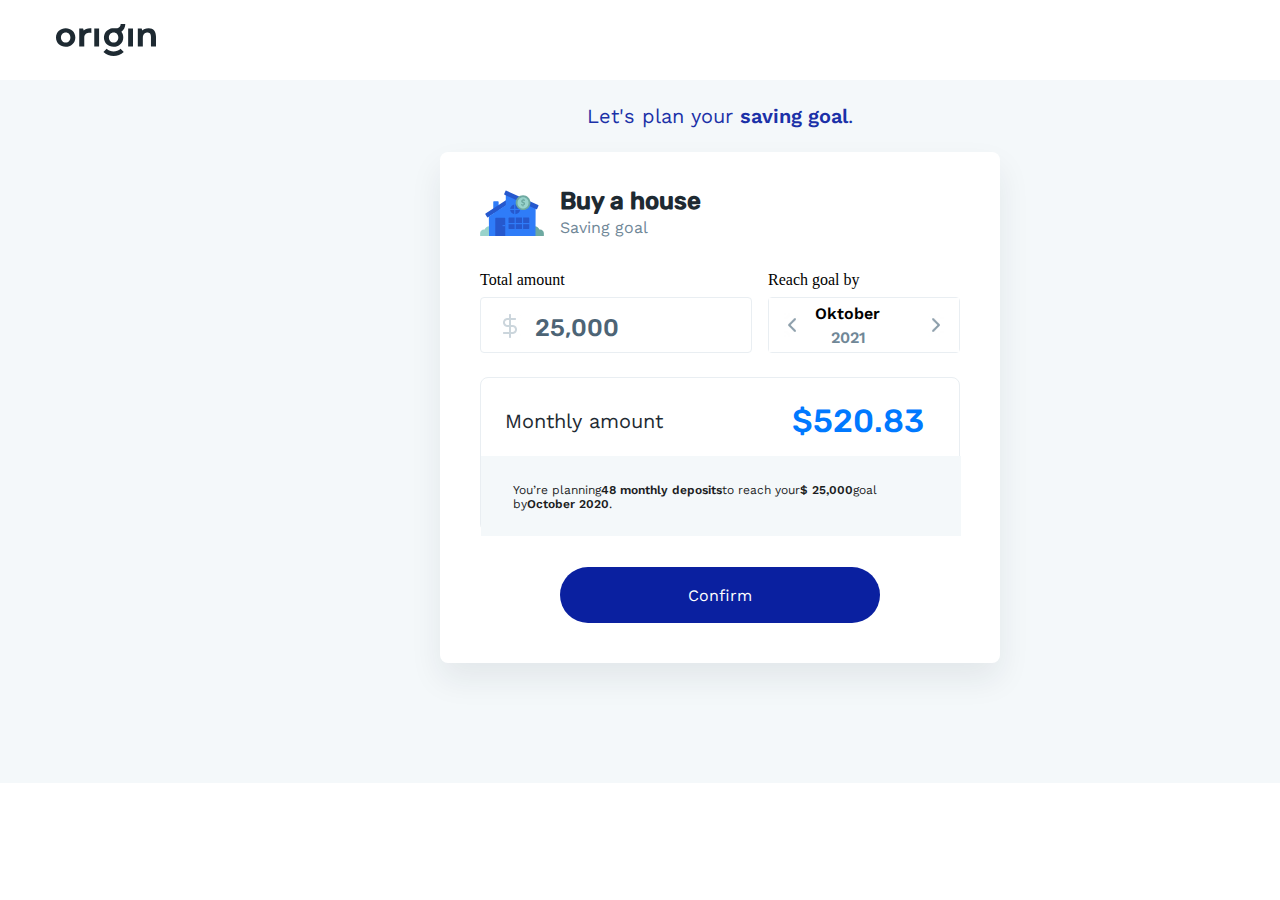
<file: index.html>
<!DOCTYPE html>
<html lang="en">

<head>
    <meta charset="UTF-8" />
    <meta name="viewport" content="width=device-width, initial-scale=1.0">
    <meta name="description" content="" />
    <title>Buy a house</title>
<link rel="apple-touch-icon" sizes="180x180" href="img/favicon/apple-touch-icon.png">
<link rel="icon" type="image/png" sizes="32x32" href="img/favicon/favicon-32x32.png">
<link rel="icon" type="image/png" sizes="16x16" href="img/favicon/favicon-16x16.png">
<link rel="manifest" href="img/favicon/site.webmanifest">
<link rel="mask-icon" href="img/favicon/safari-pinned-tab.svg" color="#5bbad5">
<link rel="shortcut icon" href="img/favicon/favicon.ico">
<meta name="msapplication-TileColor" content="#da532c">
<meta name="msapplication-config" content="img/favicon/browserconfig.xml">
<meta name="theme-color" content="#ffffff">


    <link rel="stylesheet" href="./css/style_j.css" />
</head>
    <body>
        <div>
            <!-- Header start -->

            <header>
                <div class="header_logo">
                    <a href="/" class="header_logo-link">
                        <img src="./img/svg/logoOrigin.svg" alt="Origin" class="header_logo-pic" />
                    </a>
                </div>
            </header>
            <!-- Header end -->

        <!-- Main start -->
        
        <main class="gray_background">
            <div class="title">
                <h1>
                    Let's plan your <span class="bold">saving goal</span>.
                </h1>
            </div>
        
            <div class="card">
        
                <heder class="house">
                    <img src="./img/svg/Icon.svg" alt="house" class="house_pic">
                    <div class="buy_saving">
                        <h2 class="buy">
                            <span class="bold">Buy a house</span>
                        </h2>
                        <span class="saving">
                            Saving goal
                        </span>
                    </div>
                </heder>
        
                <div id="imputs">
                    <div class="tot_everyt">
                        <div class="total">
                            Total amount
                        </div>
        
                        <div class="everything">
                            <img src="./img/pictchure_1.jpg" alt="s_dollar" class="pictchure_1">
                            <p class="in_total">
                                25,000
                            </p>
                        </div>
                    </div>
                    <div class="reach_date">
                        <div class="reach">
                            Reach goal by
                        </div>
                        <div class="date">
                            <img src="./img/pictchure_2.jpg" alt="beg" class="pictchure_2">
                            <div class="mon">
                                <p class="bold">
                                    Oktober <br>
                                    <span class="year">
                                        2021
                                    </span>
                                </p>
                            </div>
                            <img src="./img/pictchure_3.jpg" alt="end" class="pictchure_3">
                        </div>
                    </div>
                </div>
        
                <div class="calculation">
                    <div class="m_a">
                        <p class="mountly_text">
                            Monthly amount
                        </p>
                        <div class="amount">
                            $520.83
                        </div>
                    </div>
                    <div class="planning">
                        <p class="youre">
                           You’re planning<span class="bold">48 monthly deposits</span>to reach your<span class="bold">$ 25,000</span>goal by<span class="bold mont">October 2020</span>.
                        </p>
                    </div>
                </div>
                <div id="buton">
                    <input type="submit" name="submint" value="Confirm" />
                </div>
            </div>
        
        
        
        </main>
        
        <!-- Main end -->
        </div>
    </body>
</html>
</file>
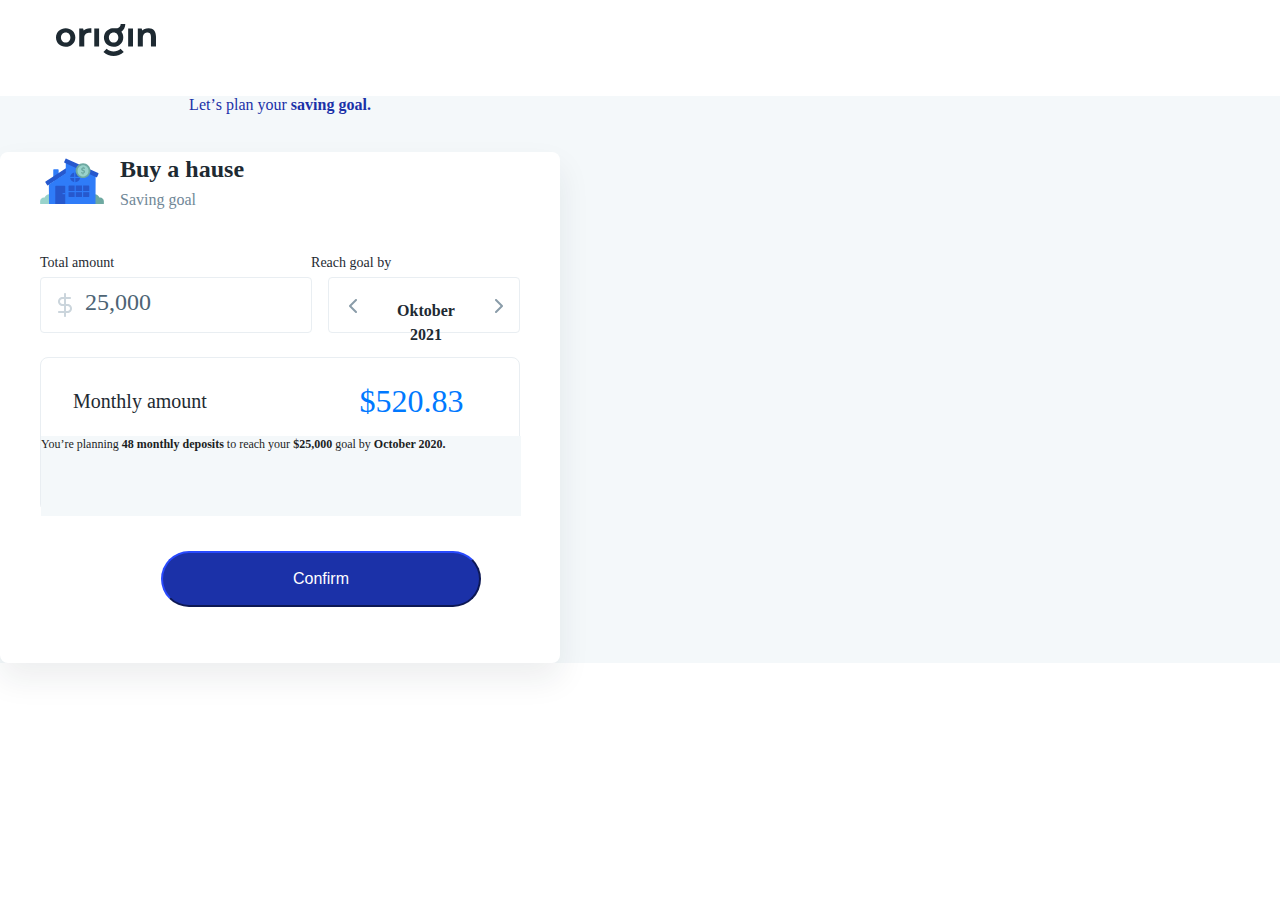
<file: ksn66n/index.html>
<!DOCTYPE html>
<html lang="en">
  <head>
    <meta charset="UTF-8" />
    <meta name="viewport" content="width=device-width, initial-scale=1.0" />
    <meta http-equiv="X-UA-Compatible" content="ie=edge" />
    <title>Document</title>
    <link rel="stylesheet" href="index.css"/ >
  </head>
  <body>
    <header class="white-background main-header"></header>
    <div class="logotip">
      <img class="picture_1" src="./IMG/logoOrigin.svg" alt="!!!!!!" />
    </div>

    <!-- Main start -->
    <main class="gray-background">
      <p class="plan">Letʼs plan your <b>saving goal.</b></p>
      <div class="card">
        <header class="house">
          <img class="picture_2" src="./IMG/Icon.svg" alt="а_т" />

          <div>
            <h2 class="buy">Buy a hause</h2>
            <span class="saving">Saving goal</span>
          </div>
        </header>

        <div id="Imputs">
          <div class="tot-rech">
            <div class="total">Total amount</div>
            <div class="reach">Reach goal by</div>
          </div>

          <div class="inputs-container">
            <div class="everything">
              <img class="picture_3" src="./IMG/dollar-sign.svg" alt="а_т" />
              <p class="in_total">25,000</p>
            </div>
            <div class="okt">
              <img class="picture_4" src="./IMG/left_5.svg" alt="а_т" />
              <p class="moon">Oktober<br />2021</p>
              <img class="picture_5" src="./IMG/right_6.svg" alt="а_т" />
            </div>
          </div>
        </div>

        <div id="calculation">
          <div class="m-s">
            <div class="monthly">Monthly amount</div>
            <div class="sum">$520.83</div>
          </div>
          <div class="container-planing">
            <div class="text_blok">
              You’re planning <b>48 monthly deposits</b> to reach your
              <b>$25,000</b> goal by <b>October 2020.</b>
            </div>
          </div>
          <div
        </div>
        <div id="inp_1">
          <input type="submit" name="submit" value="Confirm" />
        </div>
      </div>
    </main>
  </body>
</html>
</file>
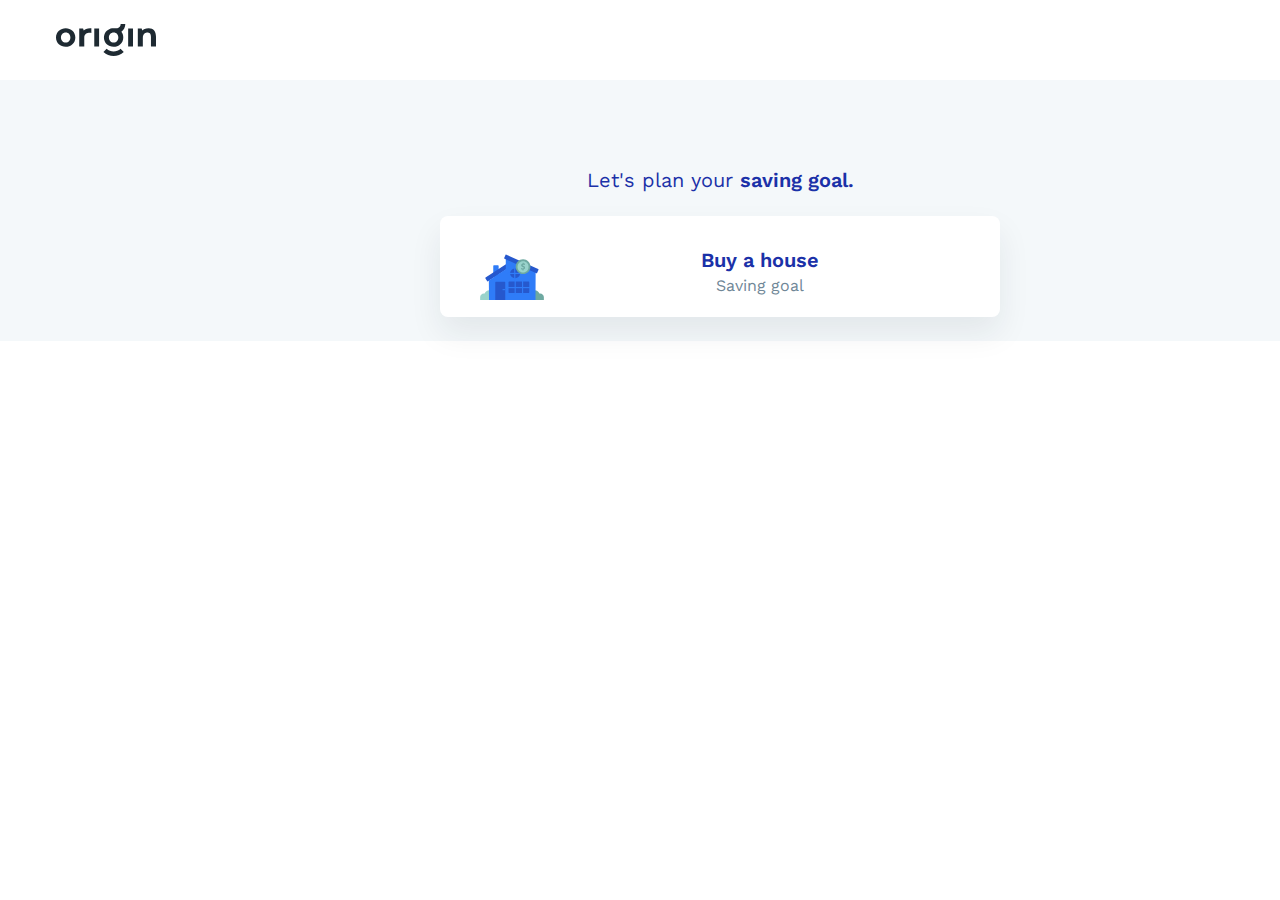
<file: Test_j_flex.html>
<!DOCTYPE html>
<html lang="en">

<head>
    <meta charset="UTF-8" />
    <meta name="viewport" content="width=device-width, initial-scale=1.0" />
    <meta http-equiv="X-UA-Compatible" content="ie=edge" />
    <title>Static Template</title>
    <link rel="stylesheet" href="./css/style_j_flex.css" />
</head>

<div>
    <!-- Header start -->

    <header>
        <div class="header_logo">
            <a href="/" class="header_logo-link">
                <img src="./img/svg/logoOrigin.svg" alt="Origin" class="header_logo-pic" />
            </a>
        </div>
    </header>
    <!-- Header end -->

    <!-- Main start -->

    <main class="gray_background">
        <div class="title">
            <h1>Let's plan your <span>saving goal.</span> </h1>
            <div class="card">
                <div class="house">
                    <a href="/" class="house_link" >
                        <img src="./img/svg/Icon.svg" alt="house" class="house_pic">
                    </a>
                </div> 
                <div class="buy_saving"
                    <div class="buy">
                    <h2> <span>Buy a house</span> </h2>
                    
                    <span class="saving">Saving goal</span>
                </div>

            </div>
        </div>
    </main>

    <!-- Main end -->
</div>

</html>
</file>
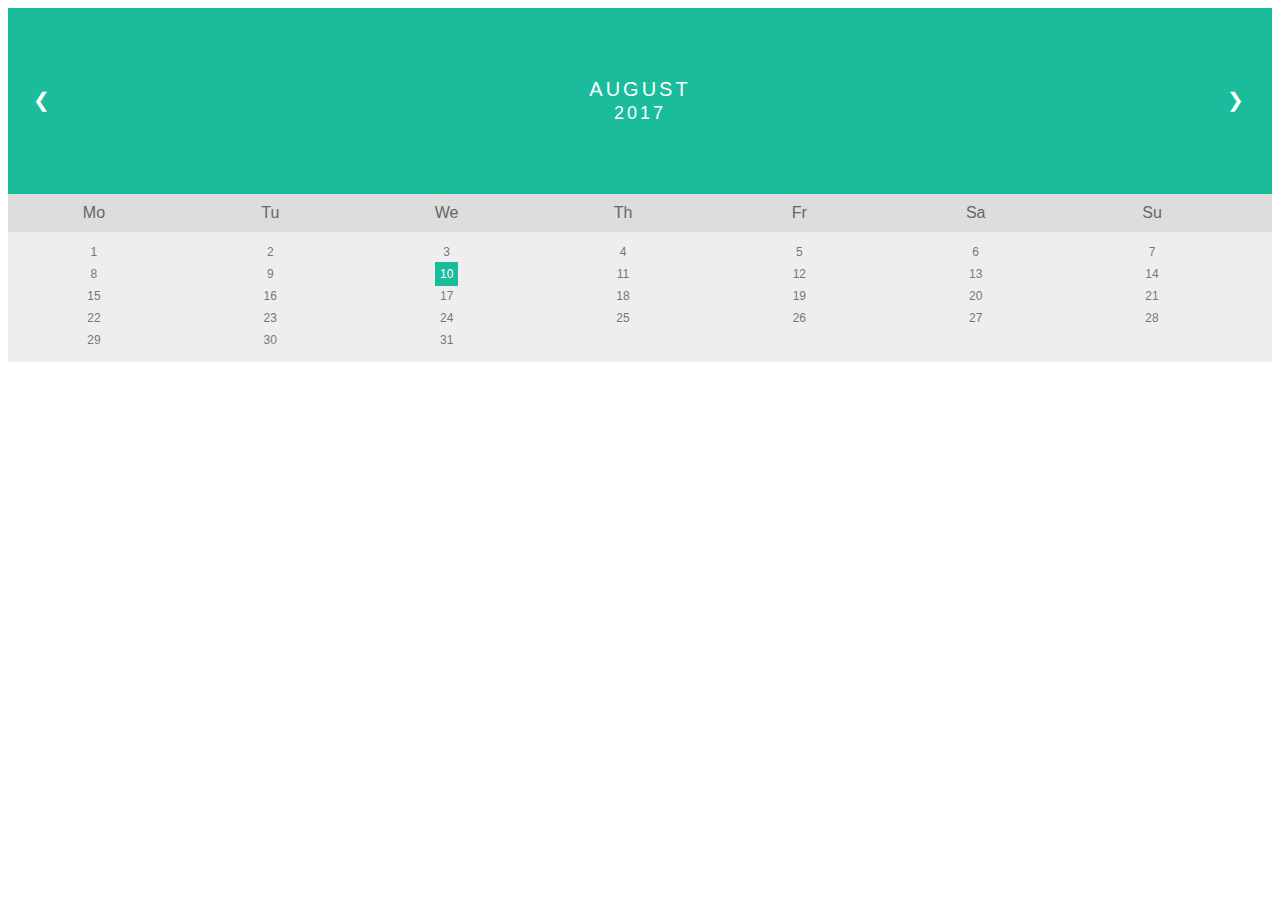
<file: exsport_figma_test/calendar.html>
<!DOCTYPE html>
<html lang="en">
  <head>
    <meta charset="UTF-8" />
    <meta name="viewport" content="width=device-width, initial-scale=1.0" />
    <meta http-equiv="X-UA-Compatible" content="ie=edge" />
    <title>Static Template</title>

<style>
   * {box-sizing: border-box;}
   ul {list-style-type: none;}
   body {font-family: Verdana, sans-serif;}
   
   .month {
       padding: 70px 25px;
       width: 100%;
       background: #1abc9c;
       text-align: center;
   }
   
   .month ul {
       margin: 0;
       padding: 0;
   }
   
   .month ul li {
       color: white;
       font-size: 20px;
       text-transform: uppercase;
       letter-spacing: 3px;
   }
   
   .month .prev {
       float: left;
       padding-top: 10px;
   }
   
   .month .next {
       float: right;
       padding-top: 10px;
   }
   
   .weekdays {
       margin: 0;
       padding: 10px 0;
       background-color: #ddd;
   }
   
   .weekdays li {
       display: inline-block;
       width: 13.6%;
       color: #666;
       text-align: center;
   }
   
   .days {
       padding: 10px 0;
       background: #eee;
       margin: 0;
   }
   
   .days li {
       list-style-type: none;
       display: inline-block;
       width: 13.6%;
       text-align: center;
       margin-bottom: 5px;
       font-size:12px;
       color: #777;
   }
   
   .days li .active {
       padding: 5px;
       background: #1abc9c;
       color: white !important
   }
   
   /* Add media queries for smaller screens */
   @media screen and (max-width:720px) {
       .weekdays li, .days li {width: 13.1%;}
   }
   
   @media screen and (max-width: 420px) {
       .weekdays li, .days li {width: 12.5%;}
       .days li .active {padding: 2px;}
   }
   
   @media screen and (max-width: 290px) {
       .weekdays li, .days li {width: 12.2%;}
   }
   </style>


  </head>
  
  <body>
  
      
   
      <div class="month">      
        <ul>
          <li class="prev">❮</li>
          <li class="next">❯</li>
          <li>
            August<br>
            <span style="font-size:18px">2017</span>
          </li>
        </ul>
      </div>
      
      <ul class="weekdays">
        <li>Mo</li>
        <li>Tu</li>
        <li>We</li>
        <li>Th</li>
        <li>Fr</li>
        <li>Sa</li>
        <li>Su</li>
      </ul>
      
      <ul class="days">  
        <li>1</li>
        <li>2</li>
        <li>3</li>
        <li>4</li>
        <li>5</li>
        <li>6</li>
        <li>7</li>
        <li>8</li>
        <li>9</li>
        <li><span class="active">10</span></li>
        <li>11</li>
        <li>12</li>
        <li>13</li>
        <li>14</li>
        <li>15</li>
        <li>16</li>
        <li>17</li>
        <li>18</li>
        <li>19</li>
        <li>20</li>
        <li>21</li>
        <li>22</li>
        <li>23</li>
        <li>24</li>
        <li>25</li>
        <li>26</li>
        <li>27</li>
        <li>28</li>
        <li>29</li>
        <li>30</li>
        <li>31</li>
      </ul>
  
    



  </body>
</html>
</file>
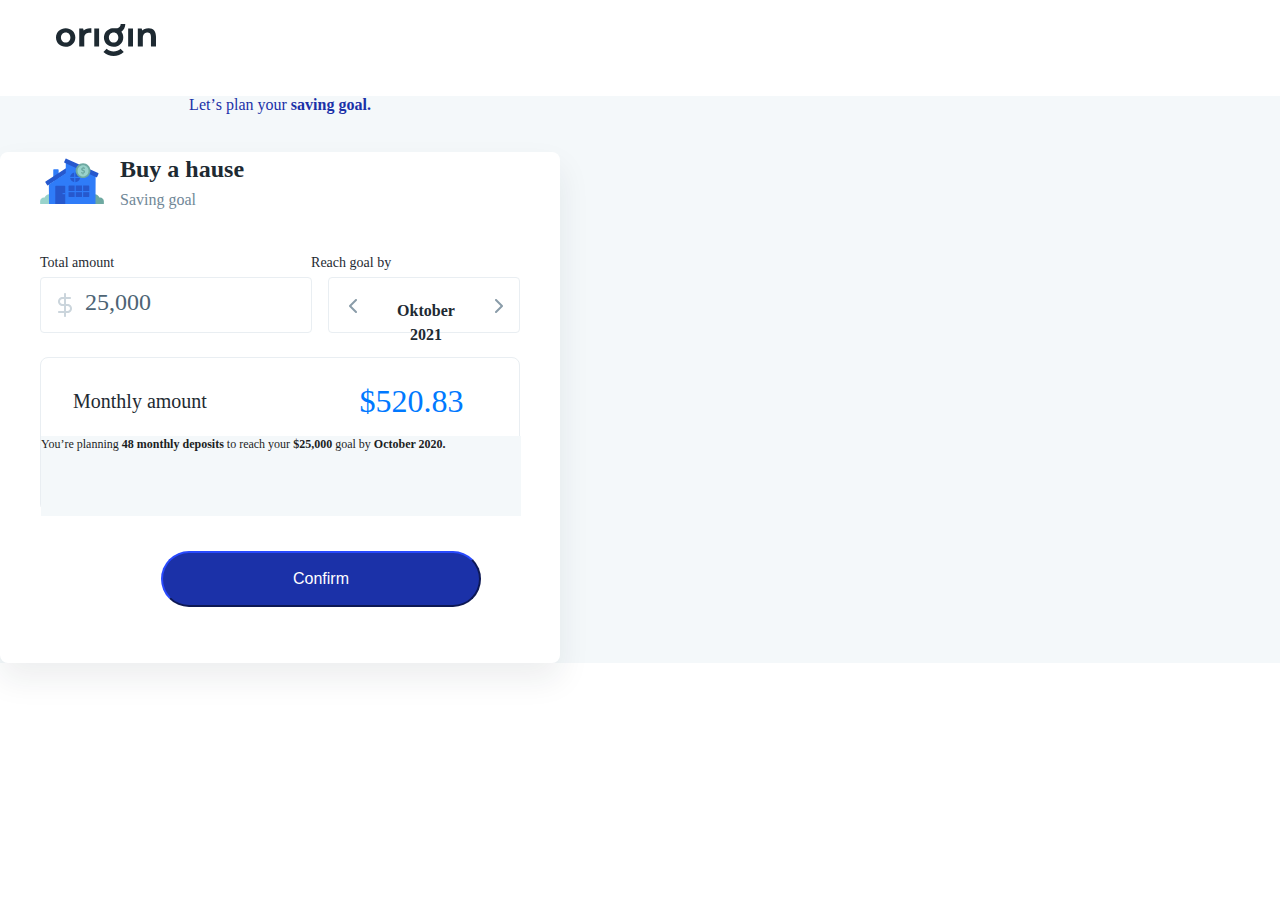
<file: ksn66n/search_error.html>
<!DOCTYPE html>
<html lang="en">
  <head>
    <meta charset="UTF-8" />
    <meta name="viewport" content="width=device-width, initial-scale=1.0" />
    <meta http-equiv="X-UA-Compatible" content="ie=edge" />
    <title>Document</title>
    <link rel="stylesheet" href="index.css"/ >
  </head>
  <body>
    <header class="white-background main-header"></header>
    <div class="logotip">
      <img class="picture_1" src="./IMG/logoOrigin.svg" alt="!!!!!!" />
    </div>
    <main class="gray-background">
      <p class="plan">Letʼs plan your <b>saving goal.</b></p>
      <div class="card">
        <header class="house">
          <img class="picture_2" src="./IMG/Icon.svg" alt="а_т" />

          <div>
            <h2 class="buy">Buy a hause</h2>
            <span class="saving">Saving goal</span>
          </div>
        </header>

        <div id="Imputs">
          <div class="tot-rech">
            <div class="total">Total amount</div>
            <div class="reach">Reach goal by</div>
          </div>

          <div class="inputs-container">
            <div class="everything">
              <img class="picture_3" src="./IMG/dollar-sign.svg" alt="а_т" />
              <p class="in_total">25,000</p>
            </div>
            <div class="okt">
              <img class="picture_4" src="./IMG/left_5.svg" alt="а_т" />
              <p class="moon">Oktober<br />2021</p>
              <img class="picture_5" src="./IMG/right_6.svg" alt="а_т" />
            </div>
          </div>
        </div>

        <div id="calculation">
          <div class="m-s">
            <div class="monthly">Monthly amount</div>
            <div class="sum">$520.83</div>
          </div>
          <div class="container-planing">
            <div class="text_blok">
              You’re planning <b>48 monthly deposits</b> to reach your
              <b>$25,000</b> goal by <b>October 2020.</b>
            </div>
          </div>
          <div
        </div>
        <div id="inp_1">
          <input type="submit" name="submit" value="Confirm" />
        </div>
      </div>
    </main>
  </body>
</html>
</file>
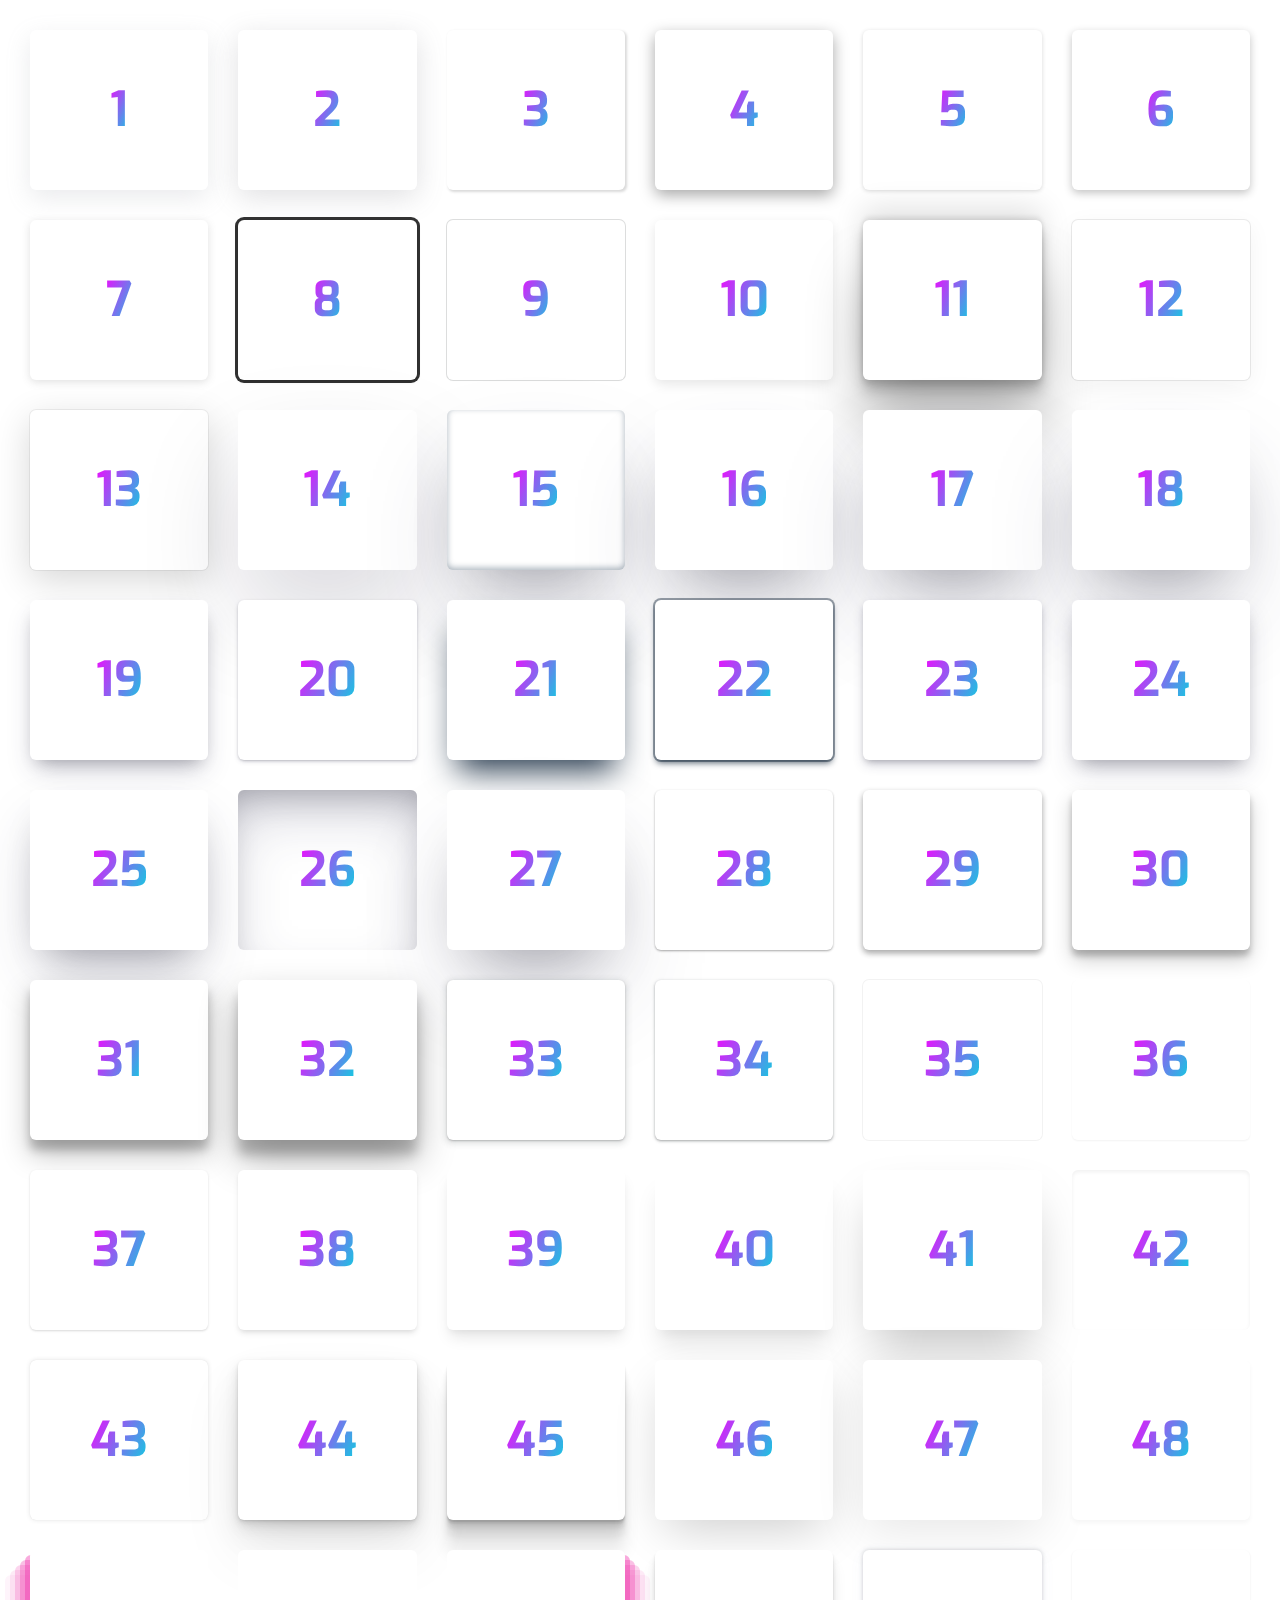
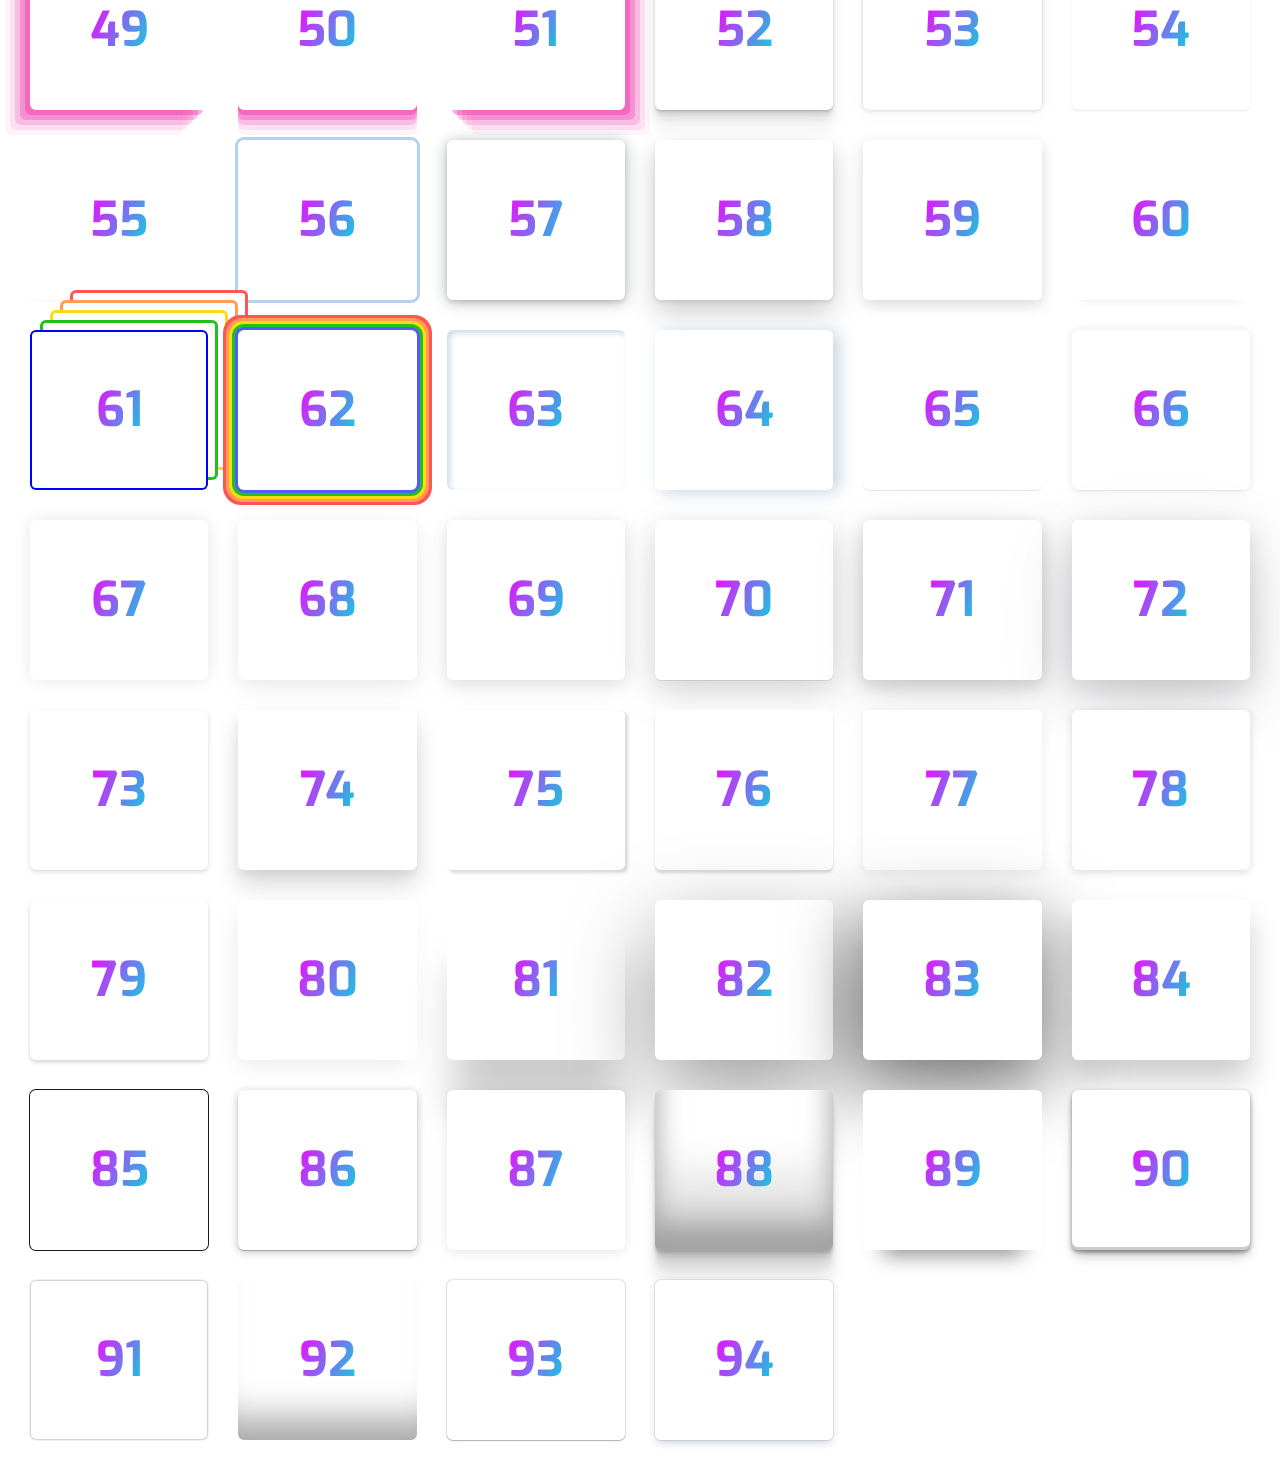
<file: ksn66n/Template/the_shadows.html>
<!DOCTYPE html>
<html lang="en">
  <head>
    <meta charset="UTF-8" />
    <meta name="viewport" content="width=device-width, initial-scale=1.0" />
    <meta http-equiv="X-UA-Compatible" content="ie=edge" />
    <title>Static Template</title>

    <style>
      @import url("https://fonts.googleapis.com/css2?family=Exo:wght@600&display=swap");

      * {
        margin: 0;
        padding: 0;
        box-sizing: border-box;
      }

      body {
        width: 100vw;
        min-height: 100vh;
        font-family: "Exo", Arial, sans-serif;
        background-color: #fff;
        color: #fff;
        display: grid;
        grid-template-columns: repeat(auto-fit, minmax(min(160px, 100%), 1fr));
        gap: 30px;
        padding: 30px;
        counter-reset: item;
      }

      .box {
        background-color: #fff;
        border-radius: 6px;
        min-height: 160px;
        --shadow: 1px 1px 1px 1px rgb(0 0 0 / 0.25);
        box-shadow: var(--shadow);
        counter-increment: item;
        display: flex;
        justify-content: center;
        align-items: center;
      }

      .box::before {
        content: counter(item);
        display: block;
        -webkit-background-clip: text;
        color: transparent;
        background-image: linear-gradient(115deg, #fc00ff, #00dbde);
        font-weight: 700;
        font-size: clamp(1.2rem, 2rem + 2vw, 3rem);
      }
    </style>
  </head>

  <body>
    <div
      class="box"
      style="--shadow: rgba(149, 157, 165, 0.2) 0px 8px 24px;"
    ></div>
    <div
      class="box"
      style="--shadow: rgba(100, 100, 111, 0.2) 0px 7px 29px 0px;"
    ></div>
    <div
      class="box"
      style="--shadow: rgba(0, 0, 0, 0.15) 1.95px 1.95px 2.6px;"
    ></div>
    <div class="box" style="--shadow: rgba(0, 0, 0, 0.35) 0px 5px 15px;"></div>
    <div class="box" style="--shadow: rgba(0, 0, 0, 0.16) 0px 1px 4px;"></div>
    <div class="box" style="--shadow: rgba(0, 0, 0, 0.24) 0px 3px 8px;"></div>
    <div
      class="box"
      style="--shadow: rgba(99, 99, 99, 0.2) 0px 2px 8px 0px;"
    ></div>
    <div
      class="box"
      style="
        --shadow: rgba(0, 0, 0, 0.16) 0px 1px 4px,
          rgb(51, 51, 51) 0px 0px 0px 3px;
      "
    ></div>
    <div
      class="box"
      style="
        --shadow: rgba(0, 0, 0, 0.02) 0px 1px 3px 0px,
          rgba(27, 31, 35, 0.15) 0px 0px 0px 1px;
      "
    ></div>
    <div class="box" style="--shadow: rgba(0, 0, 0, 0.1) 0px 4px 12px;"></div>
    <div
      class="box"
      style="
        --shadow: rgba(0, 0, 0, 0.25) 0px 54px 55px,
          rgba(0, 0, 0, 0.12) 0px -12px 30px, rgba(0, 0, 0, 0.12) 0px 4px 6px,
          rgba(0, 0, 0, 0.17) 0px 12px 13px, rgba(0, 0, 0, 0.09) 0px -3px 5px;
      "
    ></div>
    <div
      class="box"
      style="
        --shadow: rgba(0, 0, 0, 0.05) 0px 6px 24px 0px,
          rgba(0, 0, 0, 0.08) 0px 0px 0px 1px;
      "
    ></div>
    <div
      class="box"
      style="
        --shadow: rgba(0, 0, 0, 0.16) 0px 10px 36px 0px,
          rgba(0, 0, 0, 0.06) 0px 0px 0px 1px;
      "
    ></div>
    <div
      class="box"
      style="--shadow: rgba(17, 12, 46, 0.15) 0px 48px 100px 0px;"
    ></div>
    <div
      class="box"
      style="
        --shadow: rgba(50, 50, 93, 0.25) 0px 50px 100px -20px,
          rgba(0, 0, 0, 0.3) 0px 30px 60px -30px,
          rgba(10, 37, 64, 0.35) 0px -2px 6px 0px inset;
      "
    ></div>
    <div
      class="box"
      style="
        --shadow: rgba(255, 255, 255, 0.1) 0px 1px 1px 0px inset,
          rgba(50, 50, 93, 0.25) 0px 50px 100px -20px,
          rgba(0, 0, 0, 0.3) 0px 30px 60px -30px;
      "
    ></div>
    <div
      class="box"
      style="
        --shadow: rgba(50, 50, 93, 0.25) 0px 50px 100px -20px,
          rgba(0, 0, 0, 0.3) 0px 30px 60px -30px;
      "
    ></div>
    <div
      class="box"
      style="
        --shadow: rgba(50, 50, 93, 0.25) 0px 50px 100px -20px,
          rgba(0, 0, 0, 0.3) 0px 30px 60px -30px;
      "
    ></div>
    <div
      class="box"
      style="
        --shadow: rgba(50, 50, 93, 0.25) 0px 13px 27px -5px,
          rgba(0, 0, 0, 0.3) 0px 8px 16px -8px;
      "
    ></div>
    <div
      class="box"
      style="
        --shadow: rgba(50, 50, 93, 0.25) 0px 2px 5px -1px,
          rgba(0, 0, 0, 0.3) 0px 1px 3px -1px;
      "
    ></div>
    <div
      class="box"
      style="--shadow: rgb(38, 57, 77) 0px 20px 30px -10px;"
    ></div>
    <div
      class="box"
      style="
        --shadow: rgba(6, 24, 44, 0.4) 0px 0px 0px 2px,
          rgba(6, 24, 44, 0.65) 0px 4px 6px -1px,
          rgba(255, 255, 255, 0.08) 0px 1px 0px inset;
      "
    ></div>
    <div
      class="box"
      style="
        --shadow: rgba(50, 50, 93, 0.25) 0px 6px 12px -2px,
          rgba(0, 0, 0, 0.3) 0px 3px 7px -3px;
      "
    ></div>
    <div
      class="box"
      style="
        --shadow: rgba(50, 50, 93, 0.25) 0px 13px 27px -5px,
          rgba(0, 0, 0, 0.3) 0px 8px 16px -8px;
      "
    ></div>
    <div
      class="box"
      style="
        --shadow: rgba(50, 50, 93, 0.25) 0px 30px 60px -12px,
          rgba(0, 0, 0, 0.3) 0px 18px 36px -18px;
      "
    ></div>
    <div
      class="box"
      style="
        --shadow: rgba(50, 50, 93, 0.25) 0px 30px 60px -12px inset,
          rgba(0, 0, 0, 0.3) 0px 18px 36px -18px inset;
      "
    ></div>
    <div
      class="box"
      style="
        --shadow: rgba(50, 50, 93, 0.25) 0px 50px 100px -20px,
          rgba(0, 0, 0, 0.3) 0px 30px 60px -30px;
      "
    ></div>
    <div
      class="box"
      style="
        --shadow: rgba(0, 0, 0, 0.12) 0px 1px 3px,
          rgba(0, 0, 0, 0.24) 0px 1px 2px;
      "
    ></div>
    <div
      class="box"
      style="
        --shadow: rgba(0, 0, 0, 0.16) 0px 3px 6px,
          rgba(0, 0, 0, 0.23) 0px 3px 6px;
      "
    ></div>
    <div
      class="box"
      style="
        --shadow: rgba(0, 0, 0, 0.19) 0px 10px 20px,
          rgba(0, 0, 0, 0.23) 0px 6px 6px;
      "
    ></div>
    <div
      class="box"
      style="
        --shadow: rgba(0, 0, 0, 0.25) 0px 14px 28px,
          rgba(0, 0, 0, 0.22) 0px 10px 10px;
      "
    ></div>
    <div
      class="box"
      style="
        --shadow: rgba(0, 0, 0, 0.3) 0px 19px 38px,
          rgba(0, 0, 0, 0.22) 0px 15px 12px;
      "
    ></div>
    <div
      class="box"
      style="
        --shadow: rgba(60, 64, 67, 0.3) 0px 1px 2px 0px,
          rgba(60, 64, 67, 0.15) 0px 2px 6px 2px;
      "
    ></div>
    <div
      class="box"
      style="
        --shadow: rgba(60, 64, 67, 0.3) 0px 1px 2px 0px,
          rgba(60, 64, 67, 0.15) 0px 1px 3px 1px;
      "
    ></div>
    <div
      class="box"
      style="--shadow: rgba(0, 0, 0, 0.05) 0px 0px 0px 1px;"
    ></div>
    <div
      class="box"
      style="--shadow: rgba(0, 0, 0, 0.05) 0px 1px 2px 0px;"
    ></div>
    <div
      class="box"
      style="
        --shadow: rgba(0, 0, 0, 0.1) 0px 1px 3px 0px,
          rgba(0, 0, 0, 0.06) 0px 1px 2px 0px;
      "
    ></div>
    <div
      class="box"
      style="
        --shadow: rgba(0, 0, 0, 0.1) 0px 4px 6px -1px,
          rgba(0, 0, 0, 0.06) 0px 2px 4px -1px;
      "
    ></div>
    <div
      class="box"
      style="
        --shadow: rgba(0, 0, 0, 0.1) 0px 10px 15px -3px,
          rgba(0, 0, 0, 0.05) 0px 4px 6px -2px;
      "
    ></div>
    <div
      class="box"
      style="
        --shadow: rgba(0, 0, 0, 0.1) 0px 20px 25px -5px,
          rgba(0, 0, 0, 0.04) 0px 10px 10px -5px;
      "
    ></div>
    <div
      class="box"
      style="--shadow: rgba(0, 0, 0, 0.25) 0px 25px 50px -12px;"
    ></div>
    <div
      class="box"
      style="--shadow: rgba(0, 0, 0, 0.06) 0px 2px 4px 0px inset;"
    ></div>
    <div
      class="box"
      style="
        --shadow: rgba(0, 0, 0, 0.1) 0px 0px 5px 0px,
          rgba(0, 0, 0, 0.1) 0px 0px 1px 0px;
      "
    ></div>
    <div
      class="box"
      style="
        --shadow: rgba(0, 0, 0, 0.07) 0px 1px 2px,
          rgba(0, 0, 0, 0.07) 0px 2px 4px, rgba(0, 0, 0, 0.07) 0px 4px 8px,
          rgba(0, 0, 0, 0.07) 0px 8px 16px, rgba(0, 0, 0, 0.07) 0px 16px 32px,
          rgba(0, 0, 0, 0.07) 0px 32px 64px;
      "
    ></div>
    <div
      class="box"
      style="
        --shadow: rgba(0, 0, 0, 0.09) 0px 2px 1px,
          rgba(0, 0, 0, 0.09) 0px 4px 2px, rgba(0, 0, 0, 0.09) 0px 8px 4px,
          rgba(0, 0, 0, 0.09) 0px 16px 8px, rgba(0, 0, 0, 0.09) 0px 32px 16px;
      "
    ></div>
    <div
      class="box"
      style="--shadow: rgba(0, 0, 0, 0.2) 0px 18px 50px -10px;"
    ></div>
    <div class="box" style="--shadow: rgba(0, 0, 0, 0.1) 0px 10px 50px;"></div>
    <div class="box" style="--shadow: rgba(0, 0, 0, 0.04) 0px 3px 5px;"></div>
    <div
      class="box"
      style="
        --shadow: rgba(240, 46, 170, 0.4) -5px 5px,
          rgba(240, 46, 170, 0.3) -10px 10px, rgba(240, 46, 170, 0.2) -15px 15px,
          rgba(240, 46, 170, 0.1) -20px 20px,
          rgba(240, 46, 170, 0.05) -25px 25px;
      "
    ></div>
    <div
      class="box"
      style="
        --shadow: rgba(240, 46, 170, 0.4) 0px 5px,
          rgba(240, 46, 170, 0.3) 0px 10px, rgba(240, 46, 170, 0.2) 0px 15px,
          rgba(240, 46, 170, 0.1) 0px 20px, rgba(240, 46, 170, 0.05) 0px 25px;
      "
    ></div>
    <div
      class="box"
      style="
        --shadow: rgba(240, 46, 170, 0.4) 5px 5px,
          rgba(240, 46, 170, 0.3) 10px 10px, rgba(240, 46, 170, 0.2) 15px 15px,
          rgba(240, 46, 170, 0.1) 20px 20px, rgba(240, 46, 170, 0.05) 25px 25px;
      "
    ></div>
    <div
      class="box"
      style="
        --shadow: rgba(0, 0, 0, 0.07) 0px 1px 1px,
          rgba(0, 0, 0, 0.07) 0px 2px 2px, rgba(0, 0, 0, 0.07) 0px 4px 4px,
          rgba(0, 0, 0, 0.07) 0px 8px 8px, rgba(0, 0, 0, 0.07) 0px 16px 16px;
      "
    ></div>
    <div
      class="box"
      style="
        --shadow: rgba(67, 71, 85, 0.27) 0px 0px 0.25em,
          rgba(90, 125, 188, 0.05) 0px 0.25em 1em;
      "
    ></div>
    <div
      class="box"
      style="--shadow: rgba(0, 0, 0, 0.1) 0px 1px 2px 0px;"
    ></div>
    <div
      class="box"
      style="
        --shadow: rgba(27, 31, 35, 0.04) 0px 1px 0px,
          rgba(255, 255, 255, 0.25) 0px 1px 0px inset;
      "
    ></div>
    <div
      class="box"
      style="--shadow: rgba(3, 102, 214, 0.3) 0px 0px 0px 3px;"
    ></div>
    <div
      class="box"
      style="
        --shadow: rgba(14, 30, 37, 0.12) 0px 2px 4px 0px,
          rgba(14, 30, 37, 0.32) 0px 2px 16px 0px;
      "
    ></div>
    <div
      class="box"
      style="
        --shadow: rgba(0, 0, 0, 0.2) 0px 12px 28px 0px,
          rgba(0, 0, 0, 0.1) 0px 2px 4px 0px,
          rgba(255, 255, 255, 0.05) 0px 0px 0px 1px inset;
      "
    ></div>
    <div
      class="box"
      style="--shadow: rgba(0, 0, 0, 0.15) 0px 5px 15px 0px;"
    ></div>
    <div
      class="box"
      style="--shadow: rgba(33, 35, 38, 0.1) 0px 10px 10px -10px;"
    ></div>
    <div
      class="box"
      style="
        --shadow: blue 0px 0px 0px 2px inset,
          rgb(255, 255, 255) 10px -10px 0px -3px, rgb(31, 193, 27) 10px -10px,
          rgb(255, 255, 255) 20px -20px 0px -3px, rgb(255, 217, 19) 20px -20px,
          rgb(255, 255, 255) 30px -30px 0px -3px, rgb(255, 156, 85) 30px -30px,
          rgb(255, 255, 255) 40px -40px 0px -3px, rgb(255, 85, 85) 40px -40px;
      "
    ></div>
    <div
      class="box"
      style="
        --shadow: rgb(85, 91, 255) 0px 0px 0px 3px,
          rgb(31, 193, 27) 0px 0px 0px 6px, rgb(255, 217, 19) 0px 0px 0px 9px,
          rgb(255, 156, 85) 0px 0px 0px 12px, rgb(255, 85, 85) 0px 0px 0px 15px;
      "
    ></div>
    <div
      class="box"
      style="
        --shadow: rgb(204, 219, 232) 3px 3px 6px 0px inset,
          rgba(255, 255, 255, 0.5) -3px -3px 6px 1px inset;
      "
    ></div>
    <div
      class="box"
      style="
        --shadow: rgba(136, 165, 191, 0.48) 6px 2px 16px 0px,
          rgba(255, 255, 255, 0.8) -6px -2px 16px 0px;
      "
    ></div>
    <div class="box" style="--shadow: rgba(17, 17, 26, 0.1) 0px 1px 0px;"></div>
    <div
      class="box"
      style="
        --shadow: rgba(17, 17, 26, 0.05) 0px 1px 0px,
          rgba(17, 17, 26, 0.1) 0px 0px 8px;
      "
    ></div>
    <div
      class="box"
      style="--shadow: rgba(17, 17, 26, 0.1) 0px 0px 16px;"
    ></div>
    <div
      class="box"
      style="
        --shadow: rgba(17, 17, 26, 0.05) 0px 4px 16px,
          rgba(17, 17, 26, 0.05) 0px 8px 32px;
      "
    ></div>
    <div
      class="box"
      style="
        --shadow: rgba(17, 17, 26, 0.1) 0px 4px 16px,
          rgba(17, 17, 26, 0.05) 0px 8px 32px;
      "
    ></div>
    <div
      class="box"
      style="
        --shadow: rgba(17, 17, 26, 0.1) 0px 1px 0px,
          rgba(17, 17, 26, 0.1) 0px 8px 24px,
          rgba(17, 17, 26, 0.1) 0px 16px 48px;
      "
    ></div>
    <div
      class="box"
      style="
        --shadow: rgba(17, 17, 26, 0.1) 0px 4px 16px,
          rgba(17, 17, 26, 0.1) 0px 8px 24px,
          rgba(17, 17, 26, 0.1) 0px 16px 56px;
      "
    ></div>
    <div
      class="box"
      style="
        --shadow: rgba(17, 17, 26, 0.1) 0px 8px 24px,
          rgba(17, 17, 26, 0.1) 0px 16px 56px,
          rgba(17, 17, 26, 0.1) 0px 24px 80px;
      "
    ></div>
    <div
      class="box"
      style="
        --shadow: rgba(50, 50, 105, 0.15) 0px 2px 5px 0px,
          rgba(0, 0, 0, 0.05) 0px 1px 1px 0px;
      "
    ></div>
    <div
      class="box"
      style="
        --shadow: rgba(0, 0, 0, 0.15) 0px 15px 25px,
          rgba(0, 0, 0, 0.05) 0px 5px 10px;
      "
    ></div>
    <div
      class="box"
      style="--shadow: rgba(0, 0, 0, 0.15) 2.4px 2.4px 3.2px;"
    ></div>
    <div
      class="box"
      style="--shadow: rgba(0, 0, 0, 0.15) 0px 3px 3px 0px;"
    ></div>
    <div class="box" style="--shadow: rgba(0, 0, 0, 0.08) 0px 4px 12px;"></div>
    <div class="box" style="--shadow: rgba(0, 0, 0, 0.15) 0px 2px 8px;"></div>
    <div class="box" style="--shadow: rgba(0, 0, 0, 0.18) 0px 2px 4px;"></div>
    <div
      class="box"
      style="--shadow: rgba(0, 0, 0, 0.1) -4px 9px 25px -6px;"
    ></div>
    <div
      class="box"
      style="--shadow: rgba(0, 0, 0, 0.2) 0px 60px 40px -7px;"
    ></div>
    <div class="box" style="--shadow: rgba(0, 0, 0, 0.4) 0px 30px 90px;"></div>
    <div
      class="box"
      style="--shadow: rgba(0, 0, 0, 0.56) 0px 22px 70px 4px;"
    ></div>
    <div class="box" style="--shadow: rgba(0, 0, 0, 0.2) 0px 20px 30px;"></div>
    <div
      class="box"
      style="
        --shadow: rgba(255, 255, 255, 0.2) 0px 0px 0px 1px inset,
          rgba(0, 0, 0, 0.9) 0px 0px 0px 1px;
      "
    ></div>
    <div
      class="box"
      style="
        --shadow: rgba(0, 0, 0, 0.25) 0px 0.0625em 0.0625em,
          rgba(0, 0, 0, 0.25) 0px 0.125em 0.5em,
          rgba(255, 255, 255, 0.1) 0px 0px 0px 1px inset;
      "
    ></div>
    <div class="box" style="--shadow: rgba(0, 0, 0, 0.09) 0px 3px 12px;"></div>
    <div
      class="box"
      style="
        --shadow: rgba(0, 0, 0, 0.17) 0px -23px 25px 0px inset,
          rgba(0, 0, 0, 0.15) 0px -36px 30px 0px inset,
          rgba(0, 0, 0, 0.1) 0px -79px 40px 0px inset,
          rgba(0, 0, 0, 0.06) 0px 2px 1px, rgba(0, 0, 0, 0.09) 0px 4px 2px,
          rgba(0, 0, 0, 0.09) 0px 8px 4px, rgba(0, 0, 0, 0.09) 0px 16px 8px,
          rgba(0, 0, 0, 0.09) 0px 32px 16px;
      "
    ></div>
    <div
      class="box"
      style="--shadow: rgba(0, 0, 0, 0.45) 0px 25px 20px -20px;"
    ></div>
    <div
      class="box"
      style="
        --shadow: rgba(0, 0, 0, 0.4) 0px 2px 4px,
          rgba(0, 0, 0, 0.3) 0px 7px 13px -3px,
          rgba(0, 0, 0, 0.2) 0px -3px 0px inset;
      "
    ></div>
    <div
      class="box"
      style="
        --shadow: rgba(0, 0, 0, 0.05) 0px 0px 0px 1px,
          rgb(209, 213, 219) 0px 0px 0px 1px inset;
      "
    ></div>
    <div
      class="box"
      style="--shadow: rgba(0, 0, 0, 0.35) 0px -50px 36px -28px inset;"
    ></div>
    <div
      class="box"
      style="
        --shadow: rgba(9, 30, 66, 0.25) 0px 1px 1px,
          rgba(9, 30, 66, 0.13) 0px 0px 1px 1px;
      "
    ></div>
    <div
      class="box"
      style="
        --shadow: rgba(9, 30, 66, 0.25) 0px 4px 8px -2px,
          rgba(9, 30, 66, 0.08) 0px 0px 0px 1px;
      "
    ></div>
  </body>
</html>
</file>
<file: ksn66n/index.css>
html {
    box-sizing: border-box;
}

*, *::before, *::after {
    box-sizing: inherit;
}

body {
  padding: 0;
  margin: 0;
}

.white-background {
  background-color: #fff;
}

.main-header {
  height: 80px;
}

img.picture_1 {
  display: block;
  position: absolute;
  left: 56px;
  top: 24px;

  width: 100px;
  height: 32px;
}



.gray-background {
  background-color: #f4f8fa;
  margin: 0;
}
.plan {
  text-align: center;
  width: 560px;
  height: 24px;

  /* LG / subtitle */
  font-family: "Work Sans";
  font-style: normal;
  font-weight: 400;
  
  
  text-align: center;

  /* $brandColorPrimary */
  color: #1b31a8;

 
}

.card {
  max-width: 560px;
  height: 511px;
  position: relative;
  padding: auto;
  background: #ffffff;
  box-shadow: 0px 16px 32px rgba(30, 42, 50, 0.08);
  border-radius: 8px;
  
}

.house {
  display: flex;
  box-sizing: content-box;
  justify-content: flex-start;
  width: 480px;
  height: 64px;
  margin-top: 32px;
  margin-left: 40px;
}

img.picture_2 {
  max-width: 100%;
  height: auto;
  display: block;
}

.buy {
  padding-left: 16px;
  margin-top: 3px;
  margin-bottom: 4px;
  width: 400px;
  height: 29px;

  /* LG / headingSmall */
  font-family: "Rubik";
  font-style: normal;
  font-size: 24px;
  line-height: 120%;

  /* identical to box height, or 29px */

  /* $blueGray900 */
  color: #1e2a32;

  /* Inside auto layout */
  flex: none;
  order: 0;
  align-self: stretch;
  flex-grow: 0;
}
.saving {
  padding-left: 16px;
  margin-top: 4px;

  width: 400px;
  height: 24px;

  /* LG / paragraph */
  font-family: "Work Sans";
  font-style: normal;
  font-weight: 400;
  font-size: 16px;
  line-height: 150%;

  /* identical to box height, or 24px */

  /* $blueGray400 */
  color: #708797;

  /* Inside auto layout */
  flex: none;
  order: 0;
  align-self: stretch;
  flex-grow: 0;
}

#Imputs {
  width: 480px;
  height: 81px;

  margin-left: 40px;
  margin-top: 36px;
}

.tot-rech {
  display: flex;
  font-family: "Work Sans";
  font-style: normal;

  font-size: 14px;
  line-height: 150%;
  /* $blueGray900 */
  color: #1e2a32;

  /* Inside auto layout */
  flex: none;
  order: 0;
  align-self: flex-start;
  flex-grow: 0;
}

.reach {
  margin-left: 197px;
}

.inputs-container {
  display: flex;
  margin-top: 4px;
}

.everything {
  display: flex;
  box-sizing: border-box;
  width: 272px;
  height: 56px;
  border: 1px solid #e9eef2;
  /* $neutralWhite */
  background: #ffffff;

  /* $blueGray50 */

  border-radius: 4px;

  padding-left: 12px;
}

img.picture_3 {
  width: 24px;
  height: 24px;
  max-width: 100%;
  height: auto;
  display: block;
  margin-right: 8px;
}

.in_total {
  position: relative;
  bottom: 14px;
  font-family: "Rubik";
  font-style: normal;
  font-weight: 500;
  font-size: 24px;
  line-height: 120%;

  /* identical to box height, or 29px */

  /* $blueGray600 */
  color: #4d6475;

  /* Inside auto layout */
  flex: none;
  order: 0;
  align-self: stretch;
  flex-grow: 0;
}

.okt {
  display: flex;
  box-sizing: border-box;
  left: 0px;
  right: 0px;
  top: 0px;
  bottom: 0px;
  margin-left: 16px;
  padding: 21px 20px;

  /* $neutralWhite */
  background: #ffffff;

  /* $blueGray50 */
  border: 1px solid #e9eef2;
  border-radius: 4px;
  width: 192px;
  height: 56px;
}

.picture_4 {
  width: 8px;
  height: 14px;
  margin-right: 30px;
}

.moon {
  margin-left: auto;
  margin-right: auto;
  margin-top: auto;
  bottom: 4px;
  width: 78px;
  height: 48px;
  border: 1px;
  border-color: #1b31a8;

  /* LG / paragraph--semibold */
  font-family: "Work Sans";
  font-style: normal;
  font-weight: 600;
  font-size: 16px;
  line-height: 150%;

  /* or 24px */
  text-align: center;

  /* $blueGray900 */
  color: #1e2a32;

  /* Inside auto layout */
  flex: none;
  order: 0;
  align-self: stretch;
  flex-grow: 0;
}

.picture_5 {
  width: 8px;
  height: 14px;
  margin-left: 30px;
}

#calculation {
  width: 480px;
  height: 155px;
  left: 7.1%;

  /* $neutralWhite */
  background: #ffffff;
  border: 1px solid #e9eef2;
  border-radius: 8px;
  margin-left: 40px;
  margin-right: 40px;
  margin-top: 24px;
}

.m-s {
  display: flex;
  height: 38px;
  width: 416px;
  margin-left: 32px;
  margin-top: 24px;
  border: none;
}

.monthly {
  font-family: "Work Sans";
  font-style: normal;

  font-size: 20px;
  line-height: 120%;
  padding-left: 0px;
  padding-top: 7px;

  color: #1e2a32;
  width: 224px;
}
.sum {
  font-family: "Rubik";
  font-style: normal;
  font-weight: 131px;
  font-size: 32px;
  line-height: 120%;
  padding-top: 0x;
  padding-left: 62.5px;

  /* $brandColorSecondary */
  color: #0079ff;
}

.container-planing {
  width: 480px;
  height: 80px;
  background: #f4f8fa;

  margin-top: 16px;
}

.text_blok {
  width: 416px;
  height: 32px;

  /* caption */
  font-family: "Work Sans";
  font-style: normal;
  font-weight: 400;
  font-size: 12px;
  line-height: 16px;

  /* or 133% */

  /* $blueGray900 */
  color: #1c1e1f;

  /* Inside auto layout */
  flex: none;
  order: 0;
  align-self: stretch;
  flex-grow: 0;
}

#inp_1: {
  position: relative;
}

input {
  margin-top: 35px;
  margin-left: 120px;
  background: #1b31a8;
  border-color: #1b31a8;
  border-radius: 32px;
  width: 320px;
  height: 56px;
}

input {
  color: #ffffff;
  font-size: 16px;
  font-family: Work Sans, sans-serif;
}
</file>
<file: css/style_j.css>
/* Browsers: last 4 version */
/* http://meyerweb.com/eric/tools/css/reset/ 
v2.0 | 20110126
License: none (public domain)
*/

html,
body,
div,
span,
applet,
object,
iframe,
h1,
h2,
h3,
h4,
h5,
h6,
p,
blockquote,
pre,
a,
abbr,
acronym,
address,
big,
cite,
code,
del,
dfn,
em,
img,
ins,
kbd,
q,
s,
samp,
small,
strike,
strong,
sub,
sup,
tt,
var,
b,
u,
i,
center,
dl,
dt,
dd,
ol,
ul,
li,
fieldset,
form,
label,
legend,
table,
caption,
tbody,
tfoot,
thead,
tr,
th,
td,
article,
aside,
canvas,
details,
embed,
figure,
figcaption,
footer,
header,
hgroup,
menu,
nav,
output,
ruby,
section,
summary,
time,
mark,
audio,
video {
    margin: 0;
    padding: 0;
    border: 0;
    font-size: 100%;
    font: inherit;
    vertical-align: baseline;
}

/* HTML5 display-role reset for older browsers */
article,
aside,
details,
figcaption,
figure,
footer,
header,
hgroup,
menu,
nav,
section {
    display: block;
}

body {
    line-height: 1;
}

ol,
ul {
    list-style: none;
}

blockquote,
q {
    quotes: none;
}

blockquote:before,
blockquote:after,
q:before,
q:after {
    content: "";
    content: none;
}

table {
    border-collapse: collapse;
    border-spacing: 0;
}

/* work-sans-regular - latin */
@font-face {
    font-family: "Work Sans";
    font-style: normal;
    font-weight: 400;
    src: local(""),
        url("../fonts/work-sans-v18-latin-regular.woff2") format("woff2"),
        /* Chrome 26+, Opera 23+, Firefox 39+ */
        url("../fonts/work-sans-v18-latin-regular.woff") format("woff");
    /* Chrome 6+, Firefox 3.6+, IE 9+, Safari 5.1+ */
}

/* work-sans-600 - latin */
@font-face {
    font-family: "Work Sans";
    font-style: normal;
    font-weight: 600;
    src: local(""), url("../fonts/work-sans-v18-latin-600.woff2") format("woff2"),
        /* Chrome 26+, Opera 23+, Firefox 39+ */
        url("../fonts/work-sans-v18-latin-600.woff") format("woff");
    /* Chrome 6+, Firefox 3.6+, IE 9+, Safari 5.1+ */
}

/* rubik-500 - latin */
@font-face {
    font-family: "Rubik";
    font-style: normal;
    font-weight: 500;
    src: local(""), url("../fonts/rubik-v21-latin-500.woff2") format("woff2"),
        /* Chrome 26+, Opera 23+, Firefox 39+ */
        url("../fonts/rubik-v21-latin-500.woff") format("woff");
    /* Chrome 6+, Firefox 3.6+, IE 9+, Safari 5.1+ */
}

html {
    -webkit-box-sizing: border-box;
    box-sizing: border-box;
}

*,
*::before,
*::after {
    -webkit-box-sizing: inherit;
    box-sizing: inherit;
}

body {
    margin: 0;
    padding: 0;
}

/* Header start */

.header_logo {
    max-width: 100%;
    height: 80px;
    background: #fff;
}

.header_logo-pic {
    width: 100px;
    height: 32px;
    margin: 24px 56px;
}

/* Header end */

/* Main start */

.bold {
    font-weight: bold;
}

.gray_background {
    margin: 0 auto;
    width: 1440px;
    height: 703px;
    background: #F4F8FA;
}

.title {
    padding-top: 24px;
    padding-bottom: 24px;
    font-family: 'Work Sans';
    font-style: normal;
    font-weight: 400;
    font-size: 20px;
    line-height: 120%;
    color: #1B31A8;
    text-align: center;
}

.card {
    background: #FFFFFF;
    -webkit-box-shadow: 0px 16px 32px rgba(30, 42, 50, 0.08);
    box-shadow: 0px 16px 32px rgba(30, 42, 50, 0.08);
    border-radius: 8px;
    width: 560px;
    height: 511px;
    margin-bottom: 96px;
    margin-left: 440px;
    padding-top: 32px;
}

.house {
    display: -webkit-box;
    display: -ms-flexbox;
    display: flex;
    -webkit-box-sizing: content-box;
    box-sizing: content-box;
    -webkit-box-pack: start;
    -ms-flex-pack: start;
    justify-content: flex-start;
    width: 480px;
    height: 64px;
    margin-left: 40px;
    margin-bottom: 24px;
}

.buy_saving {
    width: 400px;
    margin-top: 3px;
    margin-bottom: 4px;
    margin-left: 16px;
}

.buy {
    width: 100%;
    font-family: 'Rubik';
    font-style: normal;
    font-weight: 500;
    font-size: 24px;
    line-height: 120%;
    color: #1E2A32;
}

.saving {
    width: 100%;
    font-family: 'Work Sans';
    font-style: normal;
    font-weight: 400;
    font-size: 16px;
    line-height: 150%;
    color: #708797;
}

#imputs {
    margin-left: 40px;
    display: -webkit-box;
    display: -ms-flexbox;
    display: flex;

}

.tot_everyt {
    width: 272px;
    margin-right: 16px;
}

.total {
    height: 21px;
    margin-bottom: 4px;
}

.everything {
    display: -webkit-box;
    display: -ms-flexbox;
    display: flex;
    background: #FFFFFF;
    border: 1px solid #E9EEF2;
    border-radius: 4px;
    height: 56px;
}

.pictchure_1 {
    width: 24px;
    height: 24px;
    /* left: 20.83%;
    right: 20.83%;
    top: 16.67%;
    bottom: 16.67%;  */
    margin-top: 16px;
    margin-left: 17px;
    margin-right: 13px;
}

.in_total {
    margin-top: 16px;
    margin-bottom: 16px;
    font-family: 'Rubik';
    font-style: normal;
    font-weight: 500;
    font-size: 24px;
    line-height: 120%;
    color: #4D6475;
}

.reach {
    height: 21px;
    margin-bottom: 4px;
}

.date {
    display: -webkit-box;
    display: -ms-flexbox;
    display: flex;
    width: 192px;
    height: 56px;
    background: #FFFFFF;
    border: 1px solid #E9EEF2;
    border-radius: 4px;
}

.pictchure_2 {
    width: 48px;

}

.mon {
    margin-top: 4px;
    margin-bottom: 4px;
    margin-right: 30px;
    width: 76px;
    height: 48px;
    display: -webkit-box;
    display: -ms-flexbox;
    display: flex;
    font-family: 'Work Sans';
    font-style: Mixed;
    font-size: 16px;
    line-height: 24px;
    line-height: 150%;


}

.year {
    color: #708797;
    margin-left: 16px;
}

.pictchure_3 {
    width: 48px;
    margin-right: 0px;
}

.calculation {
    width: 480px;
    height: 155px;
    border: 1px solid #E9EEF2;
    border-style: solid;
    margin-left: 40px;
    margin-top: 24px;
    padding-top: 24px;
    border-radius: 8px;
    margin-bottom: 35px;
}

.m_a {
    display: -webkit-box;
    display: -ms-flexbox;
    display: flex;
    margin-bottom: 16px;
    margin-left: 32px;
    margin-left: 24px;
}

.mountly_text {
    width: 224px;
    margin-right: 62.5px;
    margin-top: 7px;
    padding-bottom: 7px;
    Font-family: 'Work Sans';
    Font-style: 'Regular';
    Font-size: 20px;
    Line-height: 24px;
    Line-height: 120%;
    color: #1E2A32;
}

.amount {
    font-family: 'rubik';
    font-style: medium;
    font-size: 32px;
    line-height: 120%;
    color: #0079FF;

}


.planning {
    background: #f4f8fa;
    width: 480px;
    height: 80px;

}

.planning {
    padding-left: 32px;
    padding-top: 28px;
    background: #F4F8FA;
}

.youre {
    width: 416px;
    height: 32px;
    font-family: 'work sans';
    font-style: mixed;
    font-size: 12px;
    line-height: 114%;
    color: #1C1E1F;
    margin-bottom: 24px;
}

.mont {
    margin-left: 0;
}

input {
    background: #0a20a0;
    border: none;
    border-radius: 32px;
    width: 320px;
    height: 56px;
}

input {
    color: #ffffff;
    font-size: 16px;
    font-family: 'Work Sans';


}

#buton {
    margin-left: 120px;
    margin-bottom: 40px;
}

input:hover,
input:focus,
input:active {
    background: #041570;
}




/* Main end */

/* Media start */

@media screen and (max-width: 360px) {
    body {
        width: 360px;
    }

    .header_logo {
        height: 56px;
    }

    .header_logo-pic {
        width: 75px;
        height: 24px;
        margin: 16px;
    }

    .gray_background {
        width: 100%;
        height: 727px;


    }

    .title {
        width: 328px;
        height: 22px;
        margin-left: 16px;
        margin-bottom: 24px;
        margin-top: 32px;
    }

    .card {
        width: 360px;
        height: 586px;
        margin-left: 0;
        margin-bottom: 63px;
        padding-top: 24px;
        padding-left: 24px;
    }

    .house {
        margin-left: 0;
        margin-bottom: 16px;
        width: 312px;
    }

    .buy_saving {
        width: 232px;
        margin-right: 24px;
    }

    .buy {
        width: 232px;
        font-size: 20px;

    }

    .saving {
        font-size: 14px;
    }

    #imputs {
        margin-left: 0;
        display: initial;
    }

    .tot_everyt {
        width: 312px;
        margin-right: 24px;
        margin-bottom: 16px;
    }

    .total {
        font-size: 12px;
        line-height: 18px;
    }

    .in_total {
        font-size: 20px;
        height: 24px;
        width: 264px;
    }

    .reach {
        font-size: 12px;
        line-height: 18px;
    }

    .date {
        width: 312px;

    }

    .mon {
        margin-left: 80px;
        margin-top: 7.5px;
        margin-bottom: 6.5px;
        margin-right: 80px;
        width: 56px;
        height: 42px;
        font-size: 14px;
        line-height: 21px;
    }

    .calculation {
        margin-left: 0;
        width: 312px;
        height: 155px;
        padding-top: 27px;
    }

    .mountly_text {
        width: 400px;
        margin-right: 6px;
        font-size: 18px;
        line-height: 22px;
        margin-top: 3px;
    }

    .amount {
        font-size: 24px;
        line-height: 120%;
        margin-right: 24px;
    }

    .planning {
        width: 312px;
        text-align: center;
    }

    .youre {
        width: 248px;
        height: 32px;
    }

    #buton {
        margin-left: 0;
    }
}

/* Media end */
</file>
<file: css/style_j_flex.css>
/* http://meyerweb.com/eric/tools/css/reset/ 
v2.0 | 20110126
License: none (public domain)
*/

html,
body,
div,
span,
applet,
object,
iframe,
h1,
h2,
h3,
h4,
h5,
h6,
p,
blockquote,
pre,
a,
abbr,
acronym,
address,
big,
cite,
code,
del,
dfn,
em,
img,
ins,
kbd,
q,
s,
samp,
small,
strike,
strong,
sub,
sup,
tt,
var,
b,
u,
i,
center,
dl,
dt,
dd,
ol,
ul,
li,
fieldset,
form,
label,
legend,
table,
caption,
tbody,
tfoot,
thead,
tr,
th,
td,
article,
aside,
canvas,
details,
embed,
figure,
figcaption,
footer,
header,
hgroup,
menu,
nav,
output,
ruby,
section,
summary,
time,
mark,
audio,
video {
    margin: 0;
    padding: 0;
    border: 0;
    font-size: 100%;
    font: inherit;
    vertical-align: baseline;
}

/* HTML5 display-role reset for older browsers */
article,
aside,
details,
figcaption,
figure,
footer,
header,
hgroup,
menu,
nav,
section {
    display: block;
}

body {
    line-height: 1;
}

ol,
ul {
    list-style: none;
}

blockquote,
q {
    quotes: none;
}

blockquote:before,
blockquote:after,
q:before,
q:after {
    content: "";
    content: none;
}

table {
    border-collapse: collapse;
    border-spacing: 0;
}

/* work-sans-regular - latin */
@font-face {
    font-family: "Work Sans";
    font-style: normal;
    font-weight: 400;
    src: local(""),
        url("../fonts/work-sans-v18-latin-regular.woff2") format("woff2"),
        /* Chrome 26+, Opera 23+, Firefox 39+ */
        url("../fonts/work-sans-v18-latin-regular.woff") format("woff");
    /* Chrome 6+, Firefox 3.6+, IE 9+, Safari 5.1+ */
}

/* work-sans-600 - latin */
@font-face {
    font-family: "Work Sans";
    font-style: normal;
    font-weight: 600;
    src: local(""), url("../fonts/work-sans-v18-latin-600.woff2") format("woff2"),
        /* Chrome 26+, Opera 23+, Firefox 39+ */
        url("../fonts/work-sans-v18-latin-600.woff") format("woff");
    /* Chrome 6+, Firefox 3.6+, IE 9+, Safari 5.1+ */
}

/* rubik-500 - latin */
@font-face {
    font-family: "Rubik";
    font-style: normal;
    font-weight: 500;
    src: local(""), url("../fonts/rubik-v21-latin-500.woff2") format("woff2"),
        /* Chrome 26+, Opera 23+, Firefox 39+ */
        url("../fonts/rubik-v21-latin-500.woff") format("woff");
    /* Chrome 6+, Firefox 3.6+, IE 9+, Safari 5.1+ */
}

html {
    box-sizing: border-box;
}

*,
*::before,
*::after {
    box-sizing: inherit;
}

body {
    width: 1440px;
    font-family: "Lato";
    font-style: normal;
    font-size: 16px;
    line-height: 1.2;
    font-weight: normal;
    color: #102746;
}

/* Header start */

.header_logo {
    
    height: 80px;
    background: #fff;
}
.header_logo-pic {
    width: 100px;
    height: 32px;
    margin: 24px 56px;
}

/* Header end */

/* Main start */

span {
    font-weight: bold;}
.gray_background {
    margin: 0 auto;
    width: 1440px;
    background: #F4F8FA;  
}
.title {
    padding-top: 88px;
    padding-bottom: 24px;
    font-family: 'Work Sans';
    font-style: normal;
    font-weight: 400;
    font-size: 20px;
    line-height: 120%;
    color: #1B31A8;
    text-align: center;
    
}
.card {
    background: #FFFFFF;
    box-shadow: 0px 16px 32px rgba(30, 42, 50, 0.08);
    border-radius: 8px;
    width: 560px;
    margin: 0 auto;
    margin-top: 24px;
    display: flex;
    
}

.house_pic {
   height: 64px;
   width: 64px;
    margin-top: 32px;
    margin-left: 40px;
    margin-right: 16px;
}
.buy_saving {
    height: 57px;
    width: 400px;
    margin-top: 32px;
   
}
.buy {
    
    
    font-family: 'Rubik';
    font-style: normal;
    font-weight: 500;
    font-size: 24px;
    line-height: 120%;
    
    color: #1E2A32;
}
.saving {
    
    font-family: 'Work Sans';
    font-style: normal;
    font-weight: 400;
    font-size: 16px;
    line-height: 150%;
    color: #708797;


}


/* Main end */
</file>
